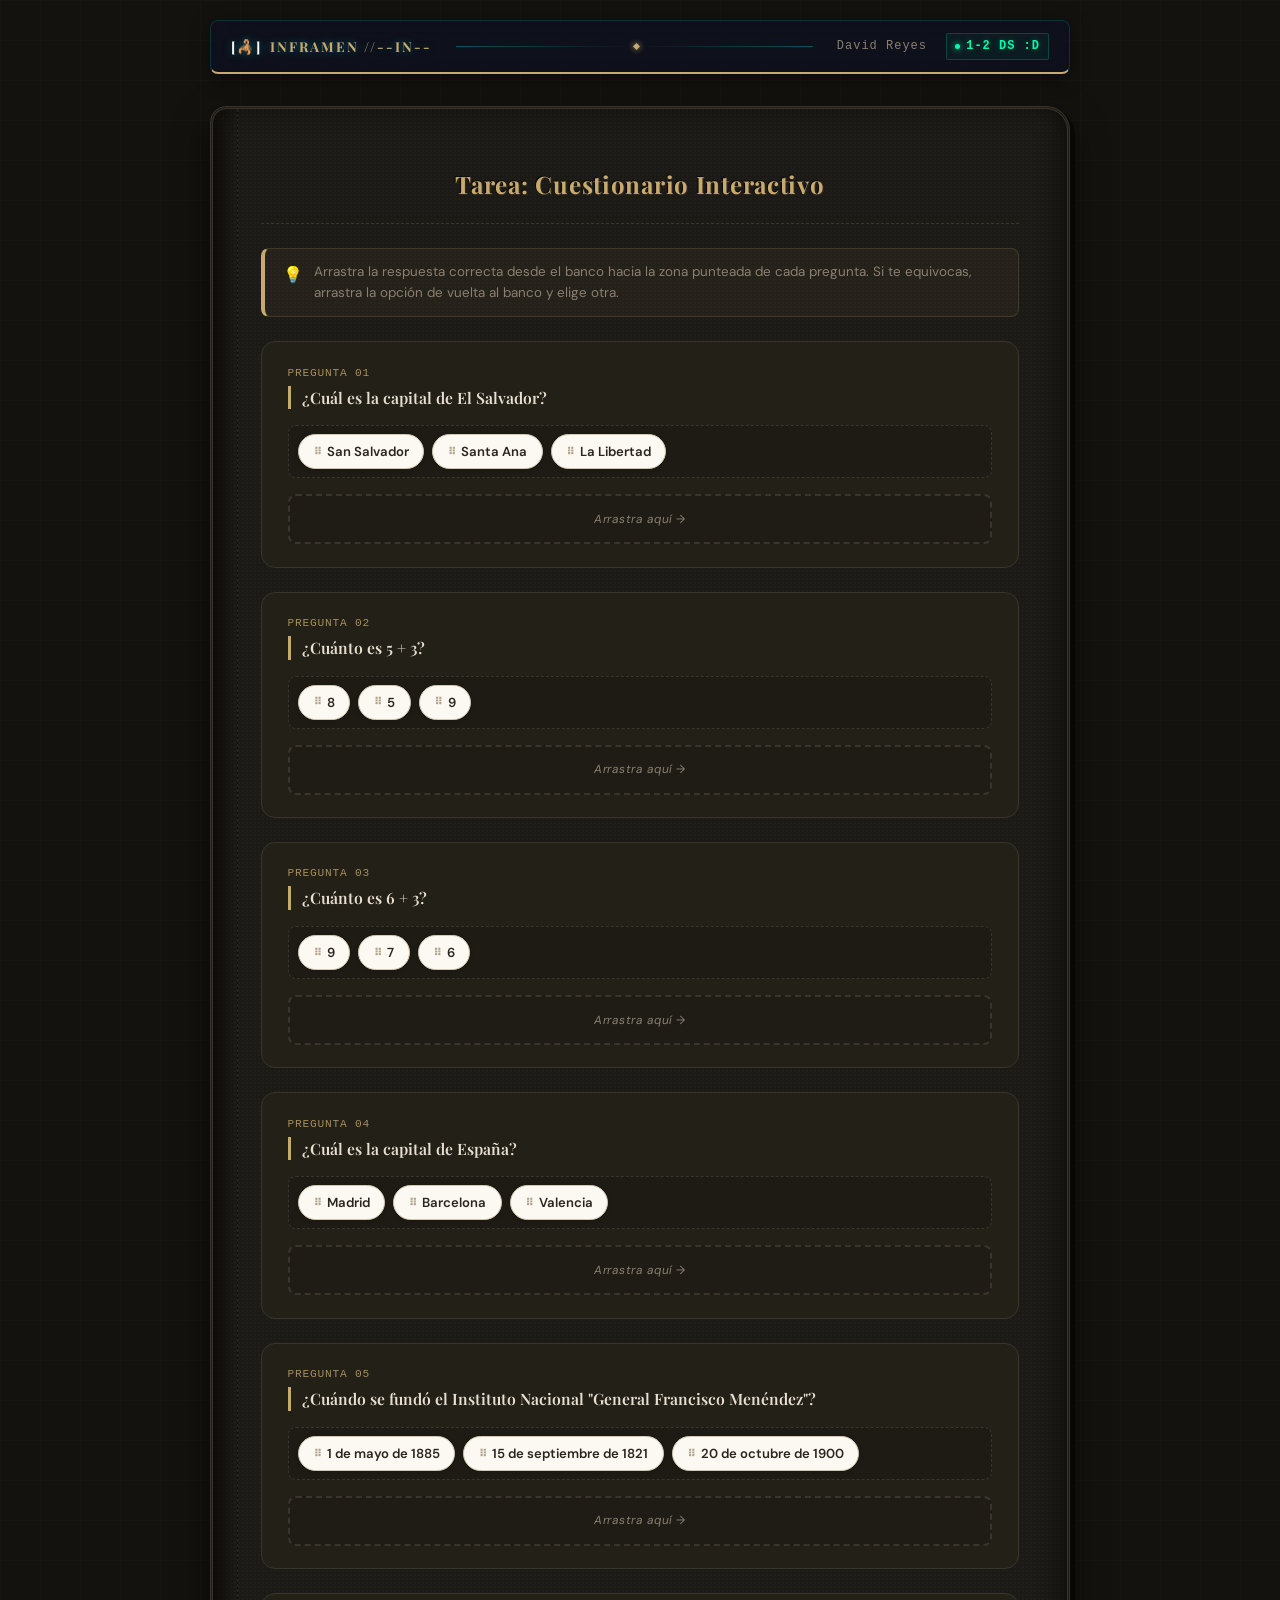
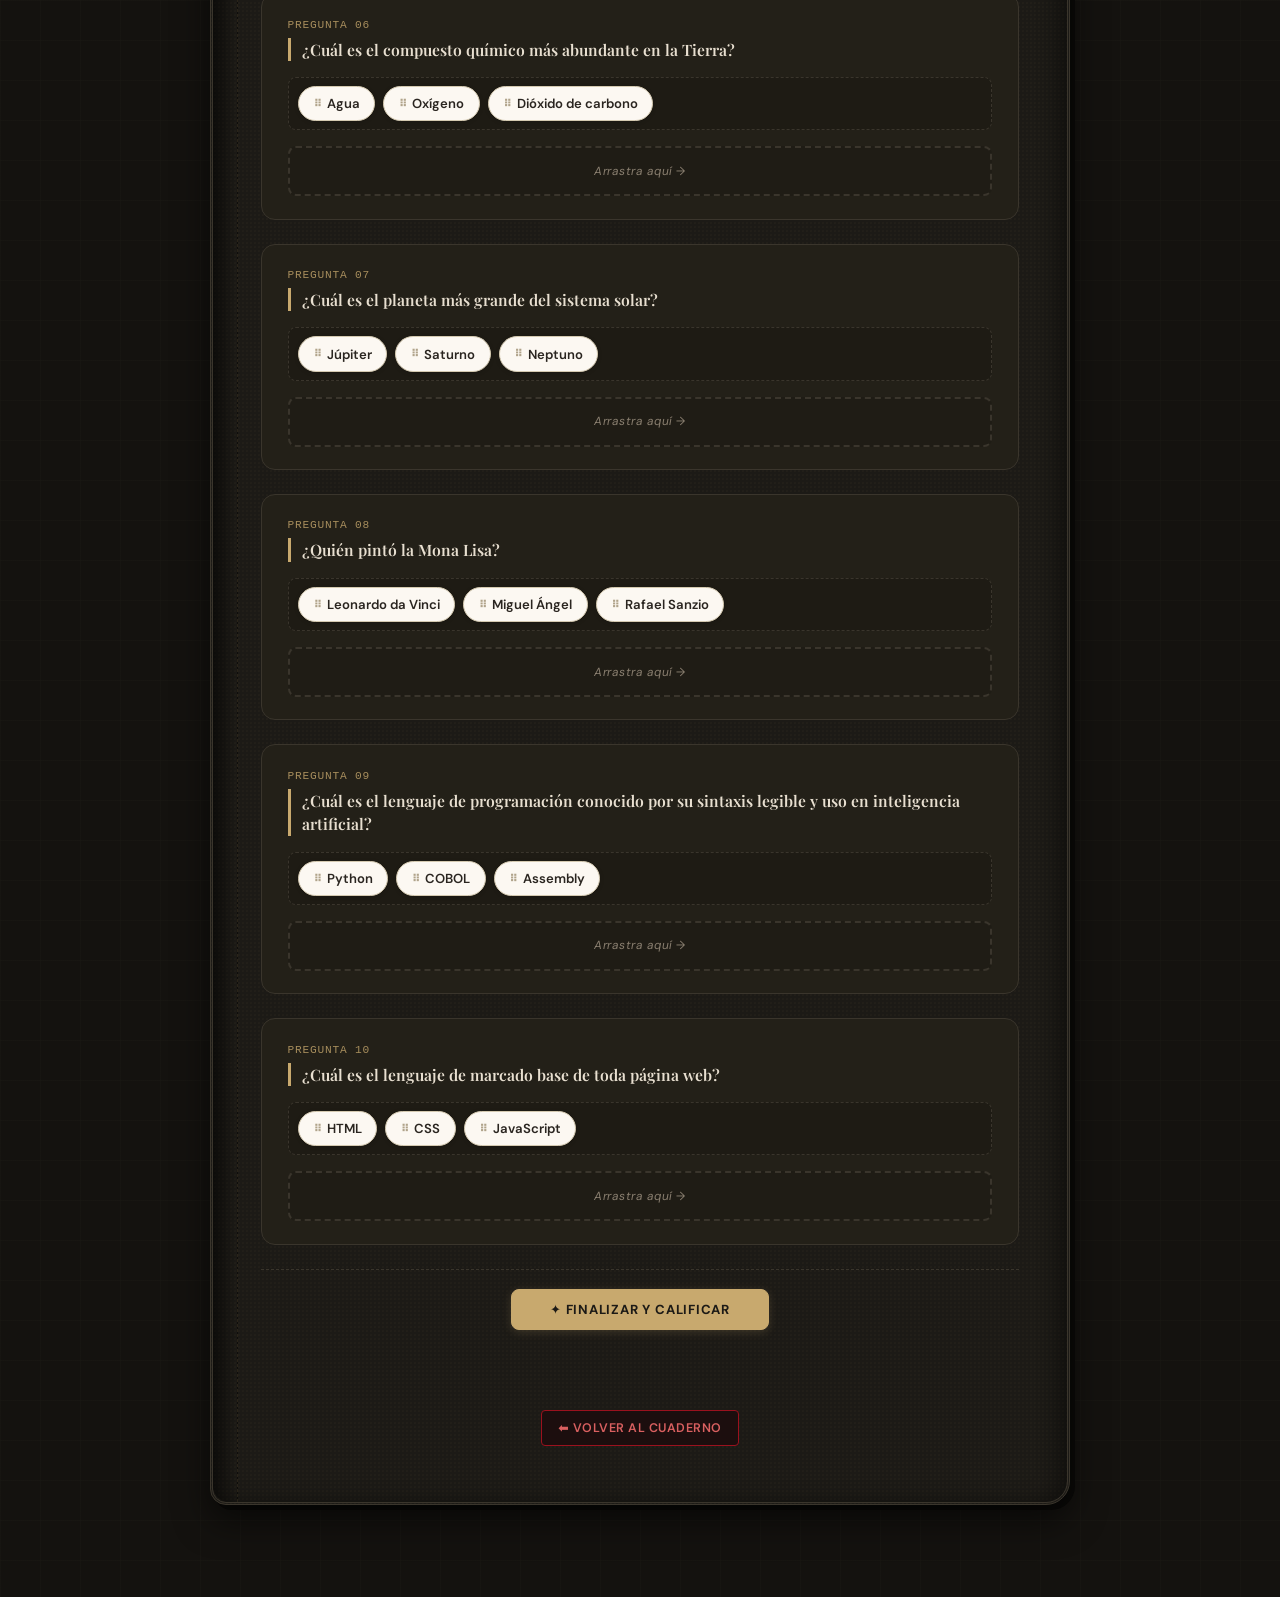
<file: cuestionario/index.html>
<!DOCTYPE html>
<html lang="es">
<head>
    <meta charset="UTF-8">
    <meta name="viewport" content="width=device-width, initial-scale=1.0">
    <title>Cuestionario — INFRAMEN</title>
    <link rel="stylesheet" href="css/style.css">
</head>
<body>

    <header class="header-global-cyber">
        <div class="header-grid-cyber">
            <div class="brand-cyber">
                <span class="icono-matriz">[🦂]</span>
                <span>INFRAMEN //--IN--</span>
            </div>
            <div class="linea-conexion"></div>
            <div class="status-cyber">
                <span class="terminal-id">David Reyes</span>
                <div class="indicador-red">
                    <span class="pulso-online"></span>
                    <span class="status-text">1-2 DS :D</span>
                </div>
            </div>
        </div>
    </header>

    <div class="notebook-container">
        <div class="notebook-page">

            <h1 class="notebook-title">Tarea: Cuestionario Interactivo</h1>

            <div class="quiz-instruccion">
                <span class="icon">💡</span>
                Arrastra la respuesta correcta desde el banco hacia la zona punteada de cada pregunta.
                Si te equivocas, arrastra la opción de vuelta al banco y elige otra.
            </div>

            <!-- ── Pregunta 1 ─────────────────────────────── -->
            <div class="bloque" data-correcta="San Salvador">
                <div>
                    <div class="pregunta-num">Pregunta 01</div>
                    <div class="pregunta-texto">¿Cuál es la capital de El Salvador?</div>
                </div>
                <div class="opciones-pool">
                    <div class="opcion" draggable="true" data-valor="San Salvador">San Salvador</div>
                    <div class="opcion" draggable="true" data-valor="Santa Ana">Santa Ana</div>
                    <div class="opcion" draggable="true" data-valor="La Libertad">La Libertad</div>
                </div>
                <div class="zona-respuesta vacia">
                    <span class="zona-feedback"></span>
                </div>
            </div>

            <!-- ── Pregunta 2 ─────────────────────────────── -->
            <div class="bloque" data-correcta="8">
                <div>
                    <div class="pregunta-num">Pregunta 02</div>
                    <div class="pregunta-texto">¿Cuánto es 5 + 3?</div>
                </div>
                <div class="opciones-pool">
                    <div class="opcion" draggable="true" data-valor="8">8</div>
                    <div class="opcion" draggable="true" data-valor="5">5</div>
                    <div class="opcion" draggable="true" data-valor="9">9</div>
                </div>
                <div class="zona-respuesta vacia">
                    <span class="zona-feedback"></span>
                </div>
            </div>

            <!-- ── Pregunta 3 ─────────────────────────────── -->
            <div class="bloque" data-correcta="9">
                <div>
                    <div class="pregunta-num">Pregunta 03</div>
                    <div class="pregunta-texto">¿Cuánto es 6 + 3?</div>
                </div>
                <div class="opciones-pool">
                    <div class="opcion" draggable="true" data-valor="9">9</div>
                    <div class="opcion" draggable="true" data-valor="7">7</div>
                    <div class="opcion" draggable="true" data-valor="6">6</div>
                </div>
                <div class="zona-respuesta vacia">
                    <span class="zona-feedback"></span>
                </div>
            </div>

            <!-- ── Pregunta 4 ─────────────────────────────── -->
            <div class="bloque" data-correcta="Madrid">
                <div>
                    <div class="pregunta-num">Pregunta 04</div>
                    <div class="pregunta-texto">¿Cuál es la capital de España?</div>
                </div>
                <div class="opciones-pool">
                    <div class="opcion" draggable="true" data-valor="Madrid">Madrid</div>
                    <div class="opcion" draggable="true" data-valor="Barcelona">Barcelona</div>
                    <div class="opcion" draggable="true" data-valor="Valencia">Valencia</div>
                </div>
                <div class="zona-respuesta vacia">
                    <span class="zona-feedback"></span>
                </div>
            </div>

            <!-- ── Pregunta 5 ─────────────────────────────── -->
            <div class="bloque" data-correcta="1 de mayo de 1885">
                <div>
                    <div class="pregunta-num">Pregunta 05</div>
                    <div class="pregunta-texto">¿Cuándo se fundó el Instituto Nacional "General Francisco Menéndez"?</div>
                </div>
                <div class="opciones-pool">
                    <div class="opcion" draggable="true" data-valor="1 de mayo de 1885">1 de mayo de 1885</div>
                    <div class="opcion" draggable="true" data-valor="15 de septiembre de 1821">15 de septiembre de 1821</div>
                    <div class="opcion" draggable="true" data-valor="20 de octubre de 1900">20 de octubre de 1900</div>
                </div>
                <div class="zona-respuesta vacia">
                    <span class="zona-feedback"></span>
                </div>
            </div>

            <!-- ── Pregunta 6 ─────────────────────────────── -->
            <div class="bloque" data-correcta="Agua">
                <div>
                    <div class="pregunta-num">Pregunta 06</div>
                    <div class="pregunta-texto">¿Cuál es el compuesto químico más abundante en la Tierra?</div>
                </div>
                <div class="opciones-pool">
                    <div class="opcion" draggable="true" data-valor="Agua">Agua</div>
                    <div class="opcion" draggable="true" data-valor="Oxígeno">Oxígeno</div>
                    <div class="opcion" draggable="true" data-valor="Dióxido de carbono">Dióxido de carbono</div>
                </div>
                <div class="zona-respuesta vacia">
                    <span class="zona-feedback"></span>
                </div>
            </div>

            <!-- ── Pregunta 7 ─────────────────────────────── -->
            <div class="bloque" data-correcta="Júpiter">
                <div>
                    <div class="pregunta-num">Pregunta 07</div>
                    <div class="pregunta-texto">¿Cuál es el planeta más grande del sistema solar?</div>
                </div>
                <div class="opciones-pool">
                    <div class="opcion" draggable="true" data-valor="Júpiter">Júpiter</div>
                    <div class="opcion" draggable="true" data-valor="Saturno">Saturno</div>
                    <div class="opcion" draggable="true" data-valor="Neptuno">Neptuno</div>
                </div>
                <div class="zona-respuesta vacia">
                    <span class="zona-feedback"></span>
                </div>
            </div>

            <!-- ── Pregunta 8 ─────────────────────────────── -->
            <div class="bloque" data-correcta="Leonardo da Vinci">
                <div>
                    <div class="pregunta-num">Pregunta 08</div>
                    <div class="pregunta-texto">¿Quién pintó la Mona Lisa?</div>
                </div>
                <div class="opciones-pool">
                    <div class="opcion" draggable="true" data-valor="Leonardo da Vinci">Leonardo da Vinci</div>
                    <div class="opcion" draggable="true" data-valor="Miguel Ángel">Miguel Ángel</div>
                    <div class="opcion" draggable="true" data-valor="Rafael Sanzio">Rafael Sanzio</div>
                </div>
                <div class="zona-respuesta vacia">
                    <span class="zona-feedback"></span>
                </div>
            </div>

            <!-- ── Pregunta 9 ─────────────────────────────── -->
            <div class="bloque" data-correcta="Python">
                <div>
                    <div class="pregunta-num">Pregunta 09</div>
                    <div class="pregunta-texto">¿Cuál es el lenguaje de programación conocido por su sintaxis legible y uso en inteligencia artificial?</div>
                </div>
                <div class="opciones-pool">
                    <div class="opcion" draggable="true" data-valor="Python">Python</div>
                    <div class="opcion" draggable="true" data-valor="COBOL">COBOL</div>
                    <div class="opcion" draggable="true" data-valor="Assembly">Assembly</div>
                </div>
                <div class="zona-respuesta vacia">
                    <span class="zona-feedback"></span>
                </div>
            </div>

            <!-- ── Pregunta 10 ────────────────────────────── -->
            <div class="bloque" data-correcta="HTML">
                <div>
                    <div class="pregunta-num">Pregunta 10</div>
                    <div class="pregunta-texto">¿Cuál es el lenguaje de marcado base de toda página web?</div>
                </div>
                <div class="opciones-pool">
                    <div class="opcion" draggable="true" data-valor="HTML">HTML</div>
                    <div class="opcion" draggable="true" data-valor="CSS">CSS</div>
                    <div class="opcion" draggable="true" data-valor="JavaScript">JavaScript</div>
                </div>
                <div class="zona-respuesta vacia">
                    <span class="zona-feedback"></span>
                </div>
            </div>

            <!-- ── Acción final ───────────────────────────── -->
            <div class="action-zone">
                <button class="btn-finalizar" onclick="calcularNota()">
                    ✦ Finalizar y Calificar
                </button>
                <div id="resultado"        class="resultado-nota"></div>
                <div id="resultado-detalle" class="resultado-detalle"></div>

                            <div>
                <button class="notebook-btn"
                        onclick="window.history.back()"
                        style="border-color:#9b111e;color:#d96060;background:#1c0e0e;">
                    ⬅ Volver al Cuaderno
                </button>
            </div>

            </div>

        </div><!-- .notebook-page -->
    </div><!-- .notebook-container -->


    <script src="js/script.js"></script>
</body>
</html>
</file>
<file: cuestionario/css/style.css>
/* ════════════════════════════════════════════════════════
   CUESTIONARIO — INFRAMEN
   style.css  ·  Carpeta: cuestionario/css/
════════════════════════════════════════════════════════ */

@import url('https://fonts.googleapis.com/css2?family=Playfair+Display:ital,wght@0,400;0,700;1,400&family=DM+Sans:wght@300;400;600&display=swap');

/* ────────────────────────────────────────────────────────
   VARIABLES — idénticas al cuaderno
──────────────────────────────────────────────────────── */
:root {
    --fondo:          #14120f;
    --fondo-panel:    #1c1a16;
    --fondo-input:    #232018;
    --borde:          #3a352c;
    --borde-suave:    #2a2620;
    --acento:         #c8a96e;
    --acento-hover:   #dfc08a;
    --texto:          #e8dfd0;
    --texto-muted:    #8a7f70;
    --danger:         #c0392b;
    --danger-hover:   #e74c3c;
    --radio:          8px;
    --radio-lg:       14px;
    --fuente-display: 'Playfair Display', Georgia, serif;
    --fuente-cuerpo:  'DM Sans', system-ui, sans-serif;
    --sombra:         0 4px 24px rgba(0,0,0,0.45);

    /* Colores semánticos del cuestionario */
    --correcto:       rgba(42, 100, 58, 0.22);
    --correcto-borde: #2e6e3e;
    --correcto-texto: #6dbf8a;
    --incorrecto:       rgba(100, 42, 42, 0.22);
    --incorrecto-borde: #7a3030;
    --incorrecto-texto: #c47f7f;
    --drop-hover:     rgba(200, 169, 110, 0.10);
}

/* ────────────────────────────────────────────────────────
   RESET & BASE
──────────────────────────────────────────────────────── */
*, *::before, *::after { box-sizing: border-box; margin: 0; padding: 0; }
html { scroll-behavior: smooth; }

body {
    font-family: var(--fuente-cuerpo);
    background-color: var(--fondo);
    background-image:
        linear-gradient(90deg, rgba(28,26,22,0.4) 1px, transparent 1px),
        linear-gradient(rgba(28,26,22,0.4) 1px, transparent 1px);
    background-size: 40px 40px;
    color: var(--texto);
    font-size: 15px;
    line-height: 1.6;
    min-height: 100vh;
    padding: 20px 10px 60px;
    -webkit-font-smoothing: antialiased;
}

/* ════════════════════════════════════════════════════════
   HEADER CYBER — mismo que el cuaderno
════════════════════════════════════════════════════════ */
.header-global-cyber {
    width: 100%;
    max-width: 860px;
    margin: 0 auto 1rem;
    padding: 12px 20px;
    background: rgba(10,16,36,0.6);
    backdrop-filter: blur(8px);
    -webkit-backdrop-filter: blur(8px);
    border: 1px solid rgba(0,240,255,0.15);
    border-bottom: 2px solid var(--acento);
    border-radius: var(--radio);
    box-shadow: 0 4px 20px rgba(0,0,0,0.4);
}
.header-grid-cyber { display: flex; justify-content: space-between; align-items: center; gap: 1.5rem; }

.brand-cyber {
    display: flex; align-items: center; gap: 8px;
    font-family: var(--fuente-display);
    font-size: 0.85rem; font-weight: 700;
    color: var(--acento);
    letter-spacing: 2px;
    text-shadow: 0 0 8px rgba(0,240,255,0.4);
    white-space: nowrap;
}
.icono-matriz { color: #fff; animation: pulseIcono 2s infinite ease-in-out; }

.linea-conexion {
    flex: 1; height: 1px;
    background: linear-gradient(90deg, rgba(0,240,255,0.3), transparent, rgba(0,240,255,0.3));
    position: relative;
}
.linea-conexion::before {
    content: '';
    position: absolute; top: -2px; left: 50%;
    width: 5px; height: 5px;
    background: var(--acento);
    transform: rotate(45deg);
    box-shadow: 0 0 6px var(--acento);
}

.status-cyber { display: flex; align-items: center; gap: 1.2rem; font-family: monospace; font-size: 0.75rem; }
.terminal-id  { color: var(--texto-muted); letter-spacing: 1px; }

.indicador-red {
    display: flex; align-items: center; gap: 6px;
    background: rgba(0,255,170,0.05);
    border: 1px solid rgba(0,255,170,0.2);
    padding: 3px 8px; border-radius: 2px;
}
.status-text  { color: #00ffaa; font-weight: bold; letter-spacing: 1px; text-shadow: 0 0 6px rgba(0,255,170,0.3); }
.pulso-online { width: 5px; height: 5px; background: #00ffaa; border-radius: 50%; box-shadow: 0 0 6px #00ffaa; animation: blinkLed 1.2s infinite; }

/* ════════════════════════════════════════════════════════
   CONTENEDOR — mismo aspecto que .container del cuaderno
════════════════════════════════════════════════════════ */
.notebook-container { max-width: 860px; margin: 2rem auto; }

.notebook-page {
    padding: 3.5rem 3rem;
    display: flex; flex-direction: column; gap: 1.5rem;
    background-color: var(--fondo-panel);
    background-image: radial-gradient(rgba(200,169,110,0.03) 1px, transparent 0);
    background-size: 4px 4px;
    border: 3px double var(--borde);
    border-radius: 16px 24px 24px 16px;
    box-shadow:
        0 15px 35px rgba(0,0,0,0.6),
        inset -10px 0 20px rgba(0,0,0,0.4),
        5px 5px 0 #0b0a08;
    position: relative;
}
/* Lomo */
.notebook-page::before {
    content: '';
    position: absolute; top: 0; left: 0;
    width: 25px; height: 100%;
    background: linear-gradient(to right, rgba(0,0,0,0.5) 0%, transparent 100%);
    border-right: 1px dashed rgba(200,169,110,0.15);
    border-radius: 16px 0 0 16px;
    pointer-events: none;
}

/* ════════════════════════════════════════════════════════
   TÍTULO
════════════════════════════════════════════════════════ */
.notebook-title {
    font-family: var(--fuente-display);
    font-size: 1.5rem; font-weight: 700;
    color: var(--acento);
    text-align: center;
    letter-spacing: 0.03em;
    text-shadow: -1px -1px 1px rgba(0,0,0,0.65), 1px 1px 1px rgba(255,255,255,0.07);
    padding-bottom: 1.2rem;
    border-bottom: 1px dashed var(--borde);
}

/* ════════════════════════════════════════════════════════
   BOTÓN BASE
════════════════════════════════════════════════════════ */
.notebook-btn {
    font-family: var(--fuente-cuerpo);
    font-size: 0.78rem; font-weight: 600;
    letter-spacing: 0.04em; text-transform: uppercase;
    padding: 0.55rem 1rem;
    border-radius: 4px;
    border: 1px solid var(--borde);
    cursor: pointer;
    background: var(--fondo-input);
    color: var(--texto-muted);
    transition: all 0.18s ease;
}
.notebook-btn:hover {
    background: var(--borde-suave);
    color: var(--texto);
    transform: translateY(-2px);
}
.notebook-btn:active { transform: scale(0.97); }

/* ════════════════════════════════════════════════════════
   INSTRUCCIÓN
════════════════════════════════════════════════════════ */
.quiz-instruccion {
    display: flex;
    align-items: flex-start;
    gap: 0.7rem;
    background: rgba(200,169,110,0.05);
    border: 1px solid rgba(200,169,110,0.18);
    border-left: 4px solid var(--acento);
    border-radius: var(--radio);
    padding: 0.85rem 1.1rem;
    font-size: 0.84rem;
    color: var(--texto-muted);
    line-height: 1.5;
}
.quiz-instruccion .icon { font-size: 1rem; flex-shrink: 0; margin-top: 1px; }

/* ════════════════════════════════════════════════════════
   BLOQUE DE PREGUNTA
════════════════════════════════════════════════════════ */
.bloque {
    background: var(--fondo-input);
    border: 1px solid var(--borde);
    border-radius: var(--radio-lg);
    padding: 1.4rem 1.6rem;
    display: flex; flex-direction: column; gap: 1rem;
    transition: border-color 0.2s;
    animation: fadeIn 0.35s ease both;
}
.bloque:hover { border-color: rgba(200,169,110,0.28); }

/* Numeración de pregunta */
.pregunta-num {
    font-size: 0.7rem;
    font-family: monospace;
    color: var(--acento);
    letter-spacing: 0.07em;
    text-transform: uppercase;
    margin-bottom: 3px;
    opacity: 0.8;
}

/* Enunciado */
.pregunta-texto {
    font-family: var(--fuente-display);
    font-size: 0.98rem; font-weight: 600;
    color: var(--texto);
    line-height: 1.5;
    padding-left: 0.7rem;
    border-left: 3px solid var(--acento);
}

/* ════════════════════════════════════════════════════════
   BANCO DE OPCIONES (pool)
════════════════════════════════════════════════════════ */
.opciones-pool {
    display: flex;
    flex-wrap: wrap;
    gap: 0.5rem;
    min-height: 42px;
    padding: 0.5rem 0.6rem;
    background: rgba(0,0,0,0.14);
    border: 1.5px dashed var(--borde);
    border-radius: var(--radio);
    transition: border-color 0.18s, background 0.18s;
}
/* Estado activo mientras un chip pasa por encima */
.opciones-pool.pool-over {
    border-color: rgba(200,169,110,0.5);
    background: rgba(200,169,110,0.06);
}

/* ════════════════════════════════════════════════════════
   CHIP DE OPCIÓN (draggable)
════════════════════════════════════════════════════════ */
.opcion {
    display: inline-flex;
    align-items: center;
    gap: 5px;
    padding: 0.38rem 0.9rem;
    background: #fcf8f2;
    border: 1px solid #d4c9b0;
    border-radius: 20px;
    color: #2a2520;
    font-family: var(--fuente-cuerpo);
    font-size: 0.82rem; font-weight: 600;
    cursor: grab;
    user-select: none;
    white-space: nowrap;
    box-shadow: 0 1px 4px rgba(0,0,0,0.15);
    transition: transform 0.12s, box-shadow 0.12s, opacity 0.12s;
}
/* Icono de agarre */
.opcion::before {
    content: '⠿';
    color: #b0a38a;
    font-size: 0.68rem;
    flex-shrink: 0;
}
.opcion:hover {
    transform: translateY(-2px);
    box-shadow: 0 4px 10px rgba(0,0,0,0.22);
}
.opcion:active { cursor: grabbing; }
/* Chip semitransparente mientras se arrastra */
.opcion.dragging { opacity: 0.3; transform: scale(0.96); }

/* ════════════════════════════════════════════════════════
   ZONA DE RESPUESTA (drop target)
════════════════════════════════════════════════════════ */
.zona-respuesta {
    position: relative;
    min-height: 50px;
    display: flex;
    align-items: center;
    justify-content: center;
    padding: 0.45rem 0.8rem;
    border: 2px dashed var(--borde);
    border-radius: var(--radio);
    background: rgba(0,0,0,0.10);
    transition: border-color 0.18s, background 0.18s, box-shadow 0.18s;
}

/*
  FIX: en lugar de :empty::after (que nunca funciona porque
  .zona-feedback siempre está dentro), usamos un atributo
  data-placeholder que el CSS lee con attr().
  El placeholder se muestra via el pseudo-elemento del label
  que el JS gestiona con la clase .vacia.
*/
.zona-respuesta.vacia::after {
    content: 'Arrastra aquí →';
    font-size: 0.74rem;
    color: var(--texto-muted);
    font-style: italic;
    letter-spacing: 0.04em;
    pointer-events: none;
}

/* Resaltado al pasar el chip encima */
.zona-respuesta.drop-over {
    border-color: var(--acento);
    border-style: solid;
    background: var(--drop-hover);
    box-shadow: 0 0 0 3px rgba(200,169,110,0.14);
}

/* Resultado: correcta */
.zona-respuesta.correcta {
    border-color: var(--correcto-borde) !important;
    border-style: solid !important;
    background: var(--correcto) !important;
}
/* Resultado: incorrecta */
.zona-respuesta.incorrecta {
    border-color: var(--incorrecto-borde) !important;
    border-style: solid !important;
    background: var(--incorrecto) !important;
}

/* Chip dentro de la zona — sin cursor de arrastre al pasar */
.zona-respuesta .opcion {
    cursor: default;
    /* reservar espacio a la derecha para el icono de feedback */
    margin-right: 28px;
}
.zona-respuesta .opcion:hover { transform: none; box-shadow: 0 1px 4px rgba(0,0,0,0.15); }

/* ════════════════════════════════════════════════════════
   FEEDBACK VISUAL (✓ / ✗)  al calificar
════════════════════════════════════════════════════════ */
.zona-feedback {
    position: absolute;
    right: 10px;
    font-size: 1rem;
    line-height: 1;
    pointer-events: none;
    /* oculto por defecto */
    display: none;
}
.zona-respuesta.correcta   .zona-feedback,
.zona-respuesta.incorrecta .zona-feedback { display: block; }

.zona-respuesta.correcta   .zona-feedback { color: var(--correcto-texto); }
.zona-respuesta.incorrecta .zona-feedback { color: var(--incorrecto-texto); }

/* ════════════════════════════════════════════════════════
   ZONA DE ACCIÓN FINAL
════════════════════════════════════════════════════════ */
.action-zone {
    display: flex; flex-direction: column; align-items: center; gap: 1rem;
    padding-top: 1.2rem;
    border-top: 1px dashed var(--borde);
}

.btn-finalizar {
    font-family: var(--fuente-cuerpo);
    font-size: 0.82rem; font-weight: 700;
    letter-spacing: 0.06em; text-transform: uppercase;
    padding: 0.7rem 2.4rem;
    border-radius: var(--radio);
    border: 1px solid var(--acento);
    background: var(--acento);
    color: #1c1a16;
    cursor: pointer;
    transition: background 0.18s, box-shadow 0.18s, transform 0.12s;
    box-shadow: 0 2px 10px rgba(200,169,110,0.2);
}
.btn-finalizar:hover {
    background: var(--acento-hover);
    box-shadow: 0 4px 18px rgba(200,169,110,0.32);
    transform: translateY(-2px);
}
.btn-finalizar:active { transform: scale(0.97); }

/* Panel de resultado */
.resultado-nota {
    font-family: var(--fuente-display);
    font-size: 1.4rem; font-weight: 700;
    color: var(--acento);
    letter-spacing: 0.04em;
    text-align: center;
    min-height: 2rem;
    animation: fadeIn 0.35s ease;
}
.resultado-detalle {
    font-size: 0.78rem;
    font-family: monospace;
    color: var(--texto-muted);
    letter-spacing: 0.05em;
    text-align: center;
}

/* ════════════════════════════════════════════════════════
   SCROLLBARS
════════════════════════════════════════════════════════ */
::-webkit-scrollbar { width: 6px; height: 6px; }
::-webkit-scrollbar-track { background: var(--fondo); }
::-webkit-scrollbar-thumb { background: var(--borde); border-radius: 3px; }
::-webkit-scrollbar-thumb:hover { background: var(--texto-muted); }

/* ════════════════════════════════════════════════════════
   ANIMACIONES
════════════════════════════════════════════════════════ */
@keyframes blinkLed {
    0%, 100% { opacity: 0.4; transform: scale(0.9); }
    50%       { opacity: 1;   transform: scale(1.1); }
}
@keyframes pulseIcono {
    0%, 100% { transform: scale(1);    opacity: 0.8; }
    50%       { transform: scale(1.05); opacity: 1;  }
}
@keyframes fadeIn {
    from { opacity: 0; transform: translateY(8px); }
    to   { opacity: 1; transform: translateY(0); }
}

/* Entrada escalonada por bloque */
.bloque:nth-child(1)  { animation-delay: 0.04s; }
.bloque:nth-child(2)  { animation-delay: 0.08s; }
.bloque:nth-child(3)  { animation-delay: 0.12s; }
.bloque:nth-child(4)  { animation-delay: 0.16s; }
.bloque:nth-child(5)  { animation-delay: 0.20s; }
.bloque:nth-child(6)  { animation-delay: 0.24s; }
.bloque:nth-child(7)  { animation-delay: 0.28s; }
.bloque:nth-child(8)  { animation-delay: 0.32s; }
.bloque:nth-child(9)  { animation-delay: 0.36s; }
.bloque:nth-child(10) { animation-delay: 0.40s; }

/* ════════════════════════════════════════════════════════
   RESPONSIVE
════════════════════════════════════════════════════════ */
@media (max-width: 600px) {
    .notebook-page { padding: 2.5rem 1.2rem 4rem; margin: 1rem auto; border-radius: 12px; }
    .notebook-title { font-size: 1.2rem; }
    .opciones-pool  { gap: 0.4rem; }
    .opcion         { font-size: 0.78rem; padding: 0.32rem 0.75rem; }
    .brand-cyber    { font-size: 0.75rem; letter-spacing: 1px; }
    .terminal-id    { display: none; }
}
</file>
